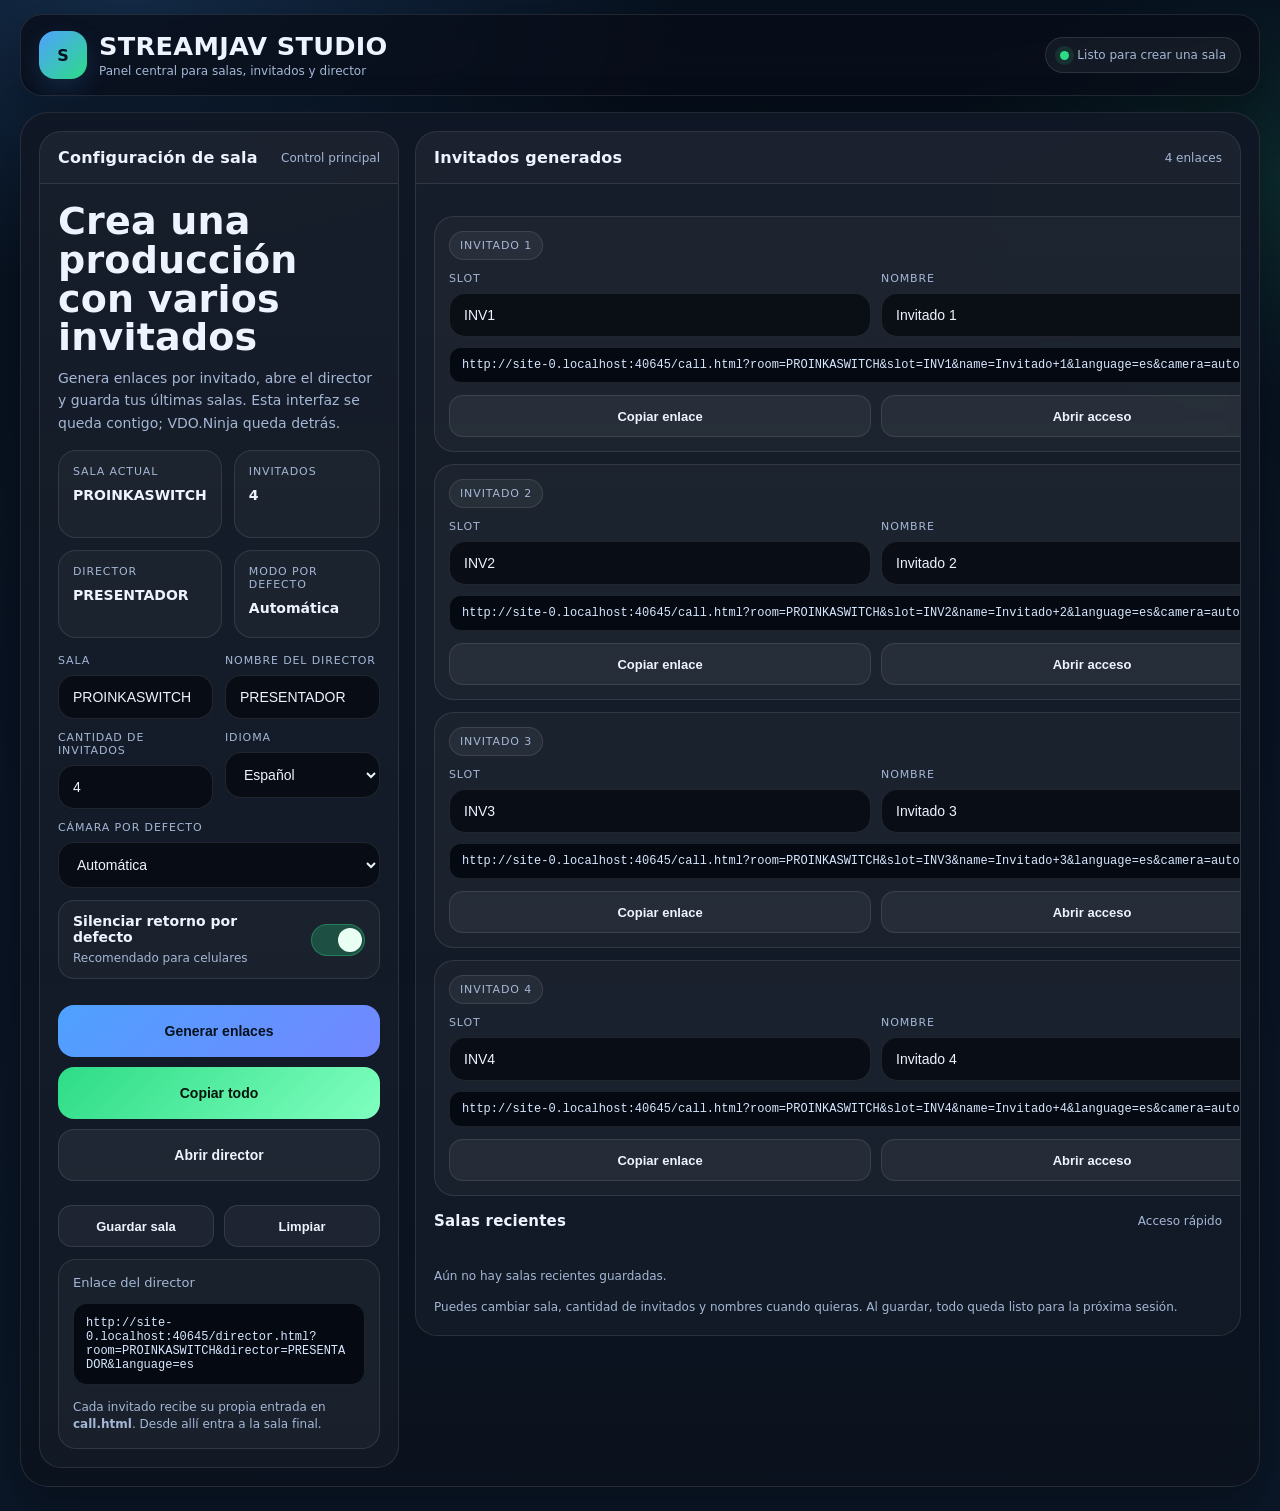
<file: index.html>
<!DOCTYPE html>
<html lang="es">
<head>
  <meta charset="UTF-8" />
  <meta name="viewport" content="width=device-width, initial-scale=1" />
  <title>StreamJav Studio</title>
  <style>
    :root{
      --bg:#07111f;
      --bg2:#0b1728;
      --card:rgba(14,20,34,.86);
      --line:rgba(255,255,255,.10);
      --text:#eef4ff;
      --muted:#a4b7d5;
      --blue:#4ea1ff;
      --green:#2ddc86;
      --amber:#ffbf47;
      --shadow:0 18px 50px rgba(0,0,0,.35);
    }
    *{box-sizing:border-box}
    html,body{
      margin:0;
      min-height:100%;
      color:var(--text);
      font-family:Inter,system-ui,-apple-system,Segoe UI,Roboto,Arial,sans-serif;
      background:
        radial-gradient(1000px 520px at 10% 0%, rgba(78,161,255,.18), transparent 55%),
        radial-gradient(700px 420px at 100% 12%, rgba(45,220,134,.12), transparent 50%),
        linear-gradient(180deg, var(--bg), var(--bg2));
    }
    .app{
      width:min(1240px, calc(100% - 20px));
      margin:0 auto;
      padding:14px 0 24px;
      padding-top:calc(14px + env(safe-area-inset-top));
      padding-bottom:calc(24px + env(safe-area-inset-bottom));
    }
    .topbar{
      display:flex;
      align-items:center;
      justify-content:space-between;
      gap:12px;
      padding:16px 18px;
      border:1px solid var(--line);
      border-radius:22px;
      background:rgba(8,13,23,.75);
      backdrop-filter:blur(14px);
      box-shadow:var(--shadow);
    }
    .brand{display:flex;align-items:center;gap:12px;min-width:0}
    .logo{
      width:48px;height:48px;border-radius:16px;
      display:grid;place-items:center;
      background:linear-gradient(135deg, var(--blue), var(--green));
      color:#03111d;font-weight:900;flex:0 0 auto;
      box-shadow:0 10px 24px rgba(78,161,255,.15);
    }
    .brand h1{margin:0;font-size:clamp(18px,2vw,26px);line-height:1.1;letter-spacing:.3px}
    .brand p{margin:4px 0 0;color:var(--muted);font-size:12px;white-space:nowrap;overflow:hidden;text-overflow:ellipsis}
    .status{
      padding:10px 14px;border-radius:999px;background:rgba(255,255,255,.05);
      border:1px solid var(--line);color:var(--muted);font-size:12px;
      display:inline-flex;align-items:center;gap:8px;white-space:nowrap
    }
    .dot{width:9px;height:9px;border-radius:50%;background:var(--green);box-shadow:0 0 0 5px rgba(45,220,134,.12)}
    .hero{
      margin-top:16px;
      padding:18px;
      border:1px solid var(--line);
      border-radius:28px;
      background:linear-gradient(180deg, rgba(16,23,37,.96), rgba(11,18,30,.90));
      box-shadow:var(--shadow);
      backdrop-filter:blur(16px);
    }
    .grid{
      display:grid;
      grid-template-columns: 360px 1fr;
      gap:16px;
      align-items:start;
    }
    .panel{
      border:1px solid var(--line);
      border-radius:22px;
      background:rgba(255,255,255,.03);
      overflow:hidden;
    }
    .panel-head{
      padding:16px 18px;
      border-bottom:1px solid var(--line);
      display:flex;justify-content:space-between;align-items:center;gap:12px;
      background:rgba(255,255,255,.02);
    }
    .panel-head h2{margin:0;font-size:16px;letter-spacing:.2px}
    .panel-head span{color:var(--muted);font-size:12px}
    .panel-body{padding:18px}
    .title{margin:0 0 10px;font-size:clamp(24px,3vw,38px);line-height:1.02;letter-spacing:.2px}
    .subtitle{margin:0;color:var(--muted);line-height:1.6;font-size:14px}
    .stats{
      display:grid;
      grid-template-columns:repeat(2,1fr);
      gap:12px;
      margin-top:16px;
    }
    .stat{
      padding:14px;
      border-radius:18px;
      border:1px solid var(--line);
      background:rgba(255,255,255,.03);
      min-height:88px;
    }
    .stat .k{color:var(--muted);font-size:11px;text-transform:uppercase;letter-spacing:.08em;margin-bottom:8px}
    .stat .v{font-size:14px;font-weight:800;line-height:1.4}
    .form{display:grid;gap:12px}
    .row{display:grid;grid-template-columns:1fr 1fr;gap:12px}
    .field{display:flex;flex-direction:column;gap:8px}
    label{color:var(--muted);font-size:11px;text-transform:uppercase;letter-spacing:.08em}
    input,select,textarea{
      width:100%;
      background:rgba(7,11,18,.86);
      color:var(--text);
      border:1px solid var(--line);
      border-radius:16px;
      padding:13px 14px;
      outline:none;
      font-size:14px;
    }
    input:focus,select:focus,textarea:focus{
      border-color:rgba(78,161,255,.75);
      box-shadow:0 0 0 4px rgba(78,161,255,.10);
    }
    .toggle{
      display:flex;
      align-items:center;
      justify-content:space-between;
      gap:12px;
      padding:12px 14px;
      border:1px solid var(--line);
      border-radius:16px;
      background:rgba(255,255,255,.03);
    }
    .toggle strong{display:block;margin-bottom:2px;font-size:14px}
    .toggle small{color:var(--muted);font-size:12px}
    .switch{
      width:54px;height:32px;border-radius:999px;background:rgba(255,255,255,.10);
      position:relative;border:1px solid var(--line);cursor:pointer;flex:0 0 auto;transition:.2s ease;
    }
    .switch::after{
      content:"";position:absolute;top:3px;left:3px;width:24px;height:24px;border-radius:50%;
      background:white;transition:.2s ease;
    }
    .switch.on{background:rgba(45,220,134,.24);border-color:rgba(45,220,134,.35)}
    .switch.on::after{left:26px;background:#eafff4}
    .buttons{
      display:flex;flex-wrap:wrap;gap:10px;margin-top:14px
    }
    .btn{
      border:0;border-radius:16px;min-height:52px;padding:13px 16px;
      font-weight:800;font-size:14px;cursor:pointer;flex:1 1 180px;
      display:inline-flex;align-items:center;justify-content:center;gap:8px;
      transition:transform .15s ease, opacity .15s ease;
    }
    .btn:active{transform:translateY(1px)}
    .btn-blue{background:linear-gradient(135deg,var(--blue),#7287ff);color:#05111d}
    .btn-green{background:linear-gradient(135deg,var(--green),#80ffbf);color:#05130a}
    .btn-dark{background:rgba(255,255,255,.06);color:var(--text);border:1px solid var(--line)}
    .toolbar{display:flex;flex-wrap:wrap;gap:10px;margin-top:12px}
    .mini{
      border:1px solid var(--line);
      background:rgba(255,255,255,.05);
      color:var(--text);
      border-radius:14px;
      min-height:42px;
      padding:10px 12px;
      font-size:13px;
      font-weight:800;
      cursor:pointer;
      flex:1 1 120px;
    }
    .summary{
      margin-top:12px;
      padding:14px;
      border-radius:18px;
      border:1px solid var(--line);
      background:rgba(255,255,255,.03);
    }
    .summary .line{font-size:13px;color:var(--muted);line-height:1.45}
    .summary code{
      display:block;
      margin-top:10px;
      padding:12px;
      border-radius:14px;
      background:#050a12;
      border:1px solid var(--line);
      color:#d7e7ff;
      overflow:auto;
      white-space:pre-wrap;
      word-break:break-word;
      font-size:12px;
    }
    .list{display:grid;gap:12px;margin-top:14px}
    .guest-card{
      border:1px solid var(--line);
      border-radius:20px;
      background:rgba(255,255,255,.03);
      padding:14px;
    }
    .guest-top{
      display:flex;
      align-items:center;
      justify-content:space-between;
      gap:10px;
      margin-bottom:12px;
    }
    .badge{
      display:inline-flex;
      align-items:center;
      gap:6px;
      padding:7px 10px;
      border-radius:999px;
      background:rgba(255,255,255,.05);
      border:1px solid var(--line);
      color:var(--muted);
      font-size:11px;
      text-transform:uppercase;
      letter-spacing:.08em;
      white-space:nowrap;
    }
    .guest-grid{display:grid;grid-template-columns:1fr 1fr;gap:10px}
    .guest-link{
      display:flex;
      align-items:center;
      gap:8px;
      margin-top:10px;
      font-size:12px;
      color:var(--muted);
      word-break:break-word;
    }
    .guest-link code{
      display:block;
      padding:10px 12px;
      border-radius:12px;
      background:#050a12;
      border:1px solid var(--line);
      color:#d7e7ff;
      width:100%;
      overflow:auto;
      white-space:nowrap;
    }
    .recent{margin-top:14px;display:flex;flex-wrap:wrap;gap:10px}
    .chip{
      border:1px solid var(--line);
      background:rgba(255,255,255,.04);
      color:var(--text);
      padding:10px 12px;
      border-radius:999px;
      font-weight:700;
      cursor:pointer;
      font-size:12px;
    }
    .footer-note{margin-top:14px;color:var(--muted);font-size:12px;line-height:1.45}
    @media (max-width: 1100px){ .grid{grid-template-columns:1fr} }
    @media (max-width: 760px){
      .topbar{flex-direction:column;align-items:flex-start}
      .status{width:100%;justify-content:center}
      .row,.stats,.guest-grid{grid-template-columns:1fr}
      .btn,.mini{flex-basis:100%}
    }
  </style>
</head>
<body>
  <div class="app">
    <div class="topbar">
      <div class="brand">
        <div class="logo">S</div>
        <div style="min-width:0">
          <h1>STREAMJAV STUDIO</h1>
          <p>Panel central para salas, invitados y director</p>
        </div>
      </div>
      <div class="status"><span class="dot" id="stateDot"></span><span id="stateText">Listo para crear una sala</span></div>
    </div>

    <section class="hero">
      <div class="grid">
        <div class="panel">
          <div class="panel-head">
            <h2>Configuración de sala</h2>
            <span>Control principal</span>
          </div>
          <div class="panel-body">
            <h2 class="title">Crea una producción con varios invitados</h2>
            <p class="subtitle">
              Genera enlaces por invitado, abre el director y guarda tus últimas salas.
              Esta interfaz se queda contigo; VDO.Ninja queda detrás.
            </p>

            <div class="stats">
              <div class="stat"><div class="k">Sala actual</div><div class="v" id="roomPreview">PROINKASWITCH</div></div>
              <div class="stat"><div class="k">Invitados</div><div class="v" id="guestCountPreview">4</div></div>
              <div class="stat"><div class="k">Director</div><div class="v" id="directorPreview">PRESENTADOR</div></div>
              <div class="stat"><div class="k">Modo por defecto</div><div class="v" id="cameraPreview">Automática</div></div>
            </div>

            <div class="form" style="margin-top:16px;">
              <div class="row">
                <div class="field">
                  <label for="room">Sala</label>
                  <input id="room" placeholder="PROINKASWITCH" />
                </div>
                <div class="field">
                  <label for="directorName">Nombre del director</label>
                  <input id="directorName" placeholder="Presentador" />
                </div>
              </div>

              <div class="row">
                <div class="field">
                  <label for="guestCount">Cantidad de invitados</label>
                  <input id="guestCount" type="number" min="1" max="12" value="4" />
                </div>
                <div class="field">
                  <label for="language">Idioma</label>
                  <select id="language">
                    <option value="es">Español</option>
                    <option value="en">English</option>
                    <option value="pt">Português</option>
                  </select>
                </div>
              </div>

              <div class="field">
                <label for="cameraMode">Cámara por defecto</label>
                <select id="cameraMode">
                  <option value="auto">Automática</option>
                  <option value="front">Frontal</option>
                  <option value="back">Trasera</option>
                </select>
              </div>

              <div class="toggle">
                <div>
                  <strong>Silenciar retorno por defecto</strong>
                  <small>Recomendado para celulares</small>
                </div>
                <div id="muteSwitch" class="switch on" role="switch" aria-checked="true" tabindex="0"></div>
              </div>

              <div class="buttons">
                <button class="btn btn-blue" id="generateBtn">Generar enlaces</button>
                <button class="btn btn-green" id="copyAllBtn">Copiar todo</button>
                <button class="btn btn-dark" id="openDirectorBtn">Abrir director</button>
              </div>

              <div class="toolbar">
                <button class="mini" id="saveRoomBtn">Guardar sala</button>
                <button class="mini" id="resetBtn">Limpiar</button>
              </div>
            </div>

            <div class="summary">
              <div class="line">Enlace del director</div>
              <code id="directorLinkBox">—</code>
              <div class="footer-note">
                Cada invitado recibe su propia entrada en <b>call.html</b>. Desde allí entra a la sala final.
              </div>
            </div>
          </div>
        </div>

        <div class="panel">
          <div class="panel-head">
            <h2>Invitados generados</h2>
            <span id="guestListCount">0 enlaces</span>
          </div>
          <div class="panel-body">
            <div id="guestList" class="list"></div>

            <div style="margin-top:16px;">
              <div class="panel-head" style="padding:0 0 10px;border:0;background:transparent;">
                <h2 style="font-size:15px;margin:0;">Salas recientes</h2>
                <span>Acceso rápido</span>
              </div>
              <div id="recentRooms" class="recent"></div>
            </div>

            <div class="footer-note">
              Puedes cambiar sala, cantidad de invitados y nombres cuando quieras. Al guardar, todo queda listo para la próxima sesión.
            </div>
          </div>
        </div>
      </div>
    </section>
  </div>

  <script>
    const STORAGE_KEY = "streamjav_hub_v2";
    const $ = (id) => document.getElementById(id);
    const CALL_PAGE = new URL("call.html", window.location.href).href;
    const DIRECTOR_PAGE = new URL("director.html", window.location.href).href;

    const defaultState = () => ({
      room: "PROINKASWITCH",
      directorName: "PRESENTADOR",
      guestCount: 4,
      language: "es",
      cameraMode: "auto",
      mute: true,
      guests: Array.from({ length: 4 }, (_, i) => ({
        slot: `INV${i + 1}`,
        name: `Invitado ${i + 1}`
      })),
      recentRooms: []
    });

    let state = loadState();

    function clampCount(n){
      const value = Number.parseInt(n, 10);
      if (Number.isNaN(value)) return 1;
      return Math.max(1, Math.min(12, value));
    }

    function normalizeGuests(list, count){
      const out = [];
      for (let i = 0; i < count; i++){
        const existing = list[i] || {};
        out.push({
          slot: String(existing.slot || `INV${i + 1}`).trim() || `INV${i + 1}`,
          name: String(existing.name || `Invitado ${i + 1}`).trim() || `Invitado ${i + 1}`
        });
      }
      return out;
    }

    function loadState(){
      try{
        const raw = localStorage.getItem(STORAGE_KEY);
        if (!raw) return defaultState();
        const saved = JSON.parse(raw);
        const base = defaultState();

        const merged = {
          ...base,
          ...saved,
          guests: Array.isArray(saved.guests) && saved.guests.length ? saved.guests : base.guests,
          recentRooms: Array.isArray(saved.recentRooms) ? saved.recentRooms : []
        };

        merged.guestCount = clampCount(merged.guestCount || merged.guests.length || 1);
        merged.guests = normalizeGuests(merged.guests, merged.guestCount);
        return merged;
      } catch {
        return defaultState();
      }
    }

    function saveState(){
      localStorage.setItem(STORAGE_KEY, JSON.stringify(state));
    }

    function buildGuestUrl(slot, name){
      const url = new URL(CALL_PAGE);
      url.searchParams.set("room", state.room || "PROINKASWITCH");
      url.searchParams.set("slot", slot || "INV1");
      url.searchParams.set("name", name || slot || "Invitado");
      url.searchParams.set("language", state.language || "es");
      if (state.cameraMode) url.searchParams.set("camera", state.cameraMode);
      if (state.mute) url.searchParams.set("mute", "1");
      return url.toString();
    }

    function buildDirectorUrl(){
      const url = new URL(DIRECTOR_PAGE);
      url.searchParams.set("room", state.room || "PROINKASWITCH");
      url.searchParams.set("director", state.directorName || "PRESENTADOR");
      url.searchParams.set("language", state.language || "es");
      return url.toString();
    }

    function updatePreview(){
      $("roomPreview").textContent = state.room || "PROINKASWITCH";
      $("guestCountPreview").textContent = String(state.guestCount);
      $("directorPreview").textContent = state.directorName || "PRESENTADOR";
      $("cameraPreview").textContent =
        state.cameraMode === "front" ? "Frontal" :
        state.cameraMode === "back" ? "Trasera" : "Automática";
      $("guestListCount").textContent = `${state.guestCount} enlace${state.guestCount === 1 ? "" : "s"}`;
      $("directorLinkBox").textContent = buildDirectorUrl();
    }

    function setSwitch(on){
      state.mute = on;
      $("muteSwitch").classList.toggle("on", on);
      $("muteSwitch").setAttribute("aria-checked", on ? "true" : "false");
      updatePreview();
      saveState();
    }

    function syncInputs(){
      $("room").value = state.room;
      $("directorName").value = state.directorName;
      $("guestCount").value = state.guestCount;
      $("language").value = state.language;
      $("cameraMode").value = state.cameraMode;
      setSwitch(Boolean(state.mute));
    }

    function escapeHtml(value){
      return String(value ?? "")
        .replaceAll("&", "&amp;")
        .replaceAll("<", "&lt;")
        .replaceAll(">", "&gt;")
        .replaceAll('"', "&quot;")
        .replaceAll("'", "&#39;");
    }

    function escapeAttr(value){
      return String(value ?? "").replaceAll('"', "&quot;");
    }

    async function copyText(text){
      try{
        await navigator.clipboard.writeText(text);
      } catch {
        const ta = document.createElement("textarea");
        ta.value = text;
        document.body.appendChild(ta);
        ta.select();
        document.execCommand("copy");
        ta.remove();
      }
    }

    function toast(message){
      $("stateText").textContent = message;
      $("stateDot").style.background = "var(--green)";
      setTimeout(() => {
        $("stateText").textContent = "Listo para crear una sala";
        $("stateDot").style.background = "var(--green)";
      }, 1400);
    }

    function renderGuests(){
      const container = $("guestList");
      container.innerHTML = "";

      state.guests.forEach((guest, idx) => {
        const card = document.createElement("div");
        card.className = "guest-card";
        const guestUrl = buildGuestUrl(guest.slot, guest.name);

        card.innerHTML = `
          <div class="guest-top">
            <div class="badge">Invitado ${idx + 1}</div>
            <div class="badge">${escapeHtml(guest.slot)}</div>
          </div>

          <div class="guest-grid">
            <div class="field">
              <label>Slot</label>
              <input data-index="${idx}" data-field="slot" value="${escapeAttr(guest.slot)}" />
            </div>
            <div class="field">
              <label>Nombre</label>
              <input data-index="${idx}" data-field="name" value="${escapeAttr(guest.name)}" />
            </div>
          </div>

          <div class="guest-link">
            <code>${escapeHtml(guestUrl)}</code>
          </div>

          <div class="toolbar">
            <button class="mini" data-action="copy" data-index="${idx}">Copiar enlace</button>
            <button class="mini" data-action="open" data-index="${idx}">Abrir acceso</button>
          </div>
        `;

        container.appendChild(card);
      });

      container.querySelectorAll("input[data-field]").forEach(input => {
        input.addEventListener("input", e => {
          const index = Number(e.target.dataset.index);
          const field = e.target.dataset.field;
          state.guests[index][field] = e.target.value;
          updatePreview();
          saveState();
          renderGuests();
        });
      });

      container.querySelectorAll("button[data-action]").forEach(btn => {
        btn.addEventListener("click", async () => {
          const index = Number(btn.dataset.index);
          const guest = state.guests[index];
          const url = buildGuestUrl(guest.slot, guest.name);

          if (btn.dataset.action === "copy") {
            await copyText(url);
            toast("Enlace del invitado copiado");
          } else {
            window.open(url, "_blank", "noopener,noreferrer");
          }
        });
      });
    }

    function renderRecentRooms(){
      const recent = $("recentRooms");
      recent.innerHTML = "";

      const rooms = state.recentRooms.slice(0, 8);
      if (!rooms.length){
        recent.innerHTML = `<div class="footer-note">Aún no hay salas recientes guardadas.</div>`;
        return;
      }

      rooms.forEach(room => {
        const chip = document.createElement("button");
        chip.className = "chip";
        chip.textContent = room;
        chip.onclick = () => {
          state.room = room;
          refreshFromState();
          toast(`Sala cargada: ${room}`);
        };
        recent.appendChild(chip);
      });
    }

    function refreshFromState(){
      state.guestCount = clampCount(state.guestCount);
      state.guests = normalizeGuests(state.guests, state.guestCount);
      syncInputs();
      updatePreview();
      renderGuests();
      renderRecentRooms();
      saveState();
    }

    $("room").addEventListener("input", () => {
      state.room = $("room").value.trim() || "PROINKASWITCH";
      updatePreview();
      renderGuests();
      renderRecentRooms();
      saveState();
    });

    $("directorName").addEventListener("input", () => {
      state.directorName = $("directorName").value.trim() || "PRESENTADOR";
      updatePreview();
      saveState();
    });

    $("guestCount").addEventListener("input", () => {
      state.guestCount = clampCount($("guestCount").value);
      state.guests = normalizeGuests(state.guests, state.guestCount);
      refreshFromState();
    });

    $("language").addEventListener("change", () => {
      state.language = $("language").value;
      updatePreview();
      renderGuests();
      saveState();
    });

    $("cameraMode").addEventListener("change", () => {
      state.cameraMode = $("cameraMode").value;
      updatePreview();
      renderGuests();
      saveState();
    });

    $("muteSwitch").addEventListener("click", () => setSwitch(!state.mute));
    $("muteSwitch").addEventListener("keydown", e => {
      if (e.key === "Enter" || e.key === " ") {
        e.preventDefault();
        setSwitch(!state.mute);
      }
    });

    $("generateBtn").addEventListener("click", () => {
      state.guests = normalizeGuests(state.guests, state.guestCount);
      refreshFromState();
      toast("Enlaces actualizados");
    });

    $("copyAllBtn").addEventListener("click", async () => {
      const lines = [
        `Sala: ${state.room}`,
        `Director: ${state.directorName}`,
        `Director link: ${buildDirectorUrl()}`,
        "",
        ...state.guests.map((guest, idx) => `Invitado ${idx + 1} (${guest.slot} - ${guest.name}): ${buildGuestUrl(guest.slot, guest.name)}`)
      ].join("\n");
      await copyText(lines);
      toast("Todo copiado al portapapeles");
    });

    $("openDirectorBtn").addEventListener("click", () => {
      window.open(buildDirectorUrl(), "_blank", "noopener,noreferrer");
    });

    $("saveRoomBtn").addEventListener("click", () => {
      const room = (state.room || "").trim();
      if (!room) return;
      state.recentRooms = [room, ...state.recentRooms.filter(r => r !== room)].slice(0, 8);
      saveState();
      renderRecentRooms();
      toast("Sala guardada");
    });

    $("resetBtn").addEventListener("click", () => {
      if (!confirm("¿Limpiar la configuración actual?")) return;
      state = defaultState();
      saveState();
      syncInputs();
      refreshFromState();
      toast("Configuración reiniciada");
    });

    function init(){
      state.room = state.room || "PROINKASWITCH";
      state.directorName = state.directorName || "PRESENTADOR";
      state.guestCount = clampCount(state.guestCount || 4);
      state.language = state.language || "es";
      state.cameraMode = state.cameraMode || "auto";
      state.mute = Boolean(state.mute);
      state.guests = normalizeGuests(state.guests || [], state.guestCount);
      state.recentRooms = Array.isArray(state.recentRooms) ? state.recentRooms : [];

      syncInputs();
      refreshFromState();
      $("stateText").textContent = "Listo para crear una sala";
      $("stateDot").style.background = "var(--green)";
    }

    init();
  </script>
</body>
</html>
</file>
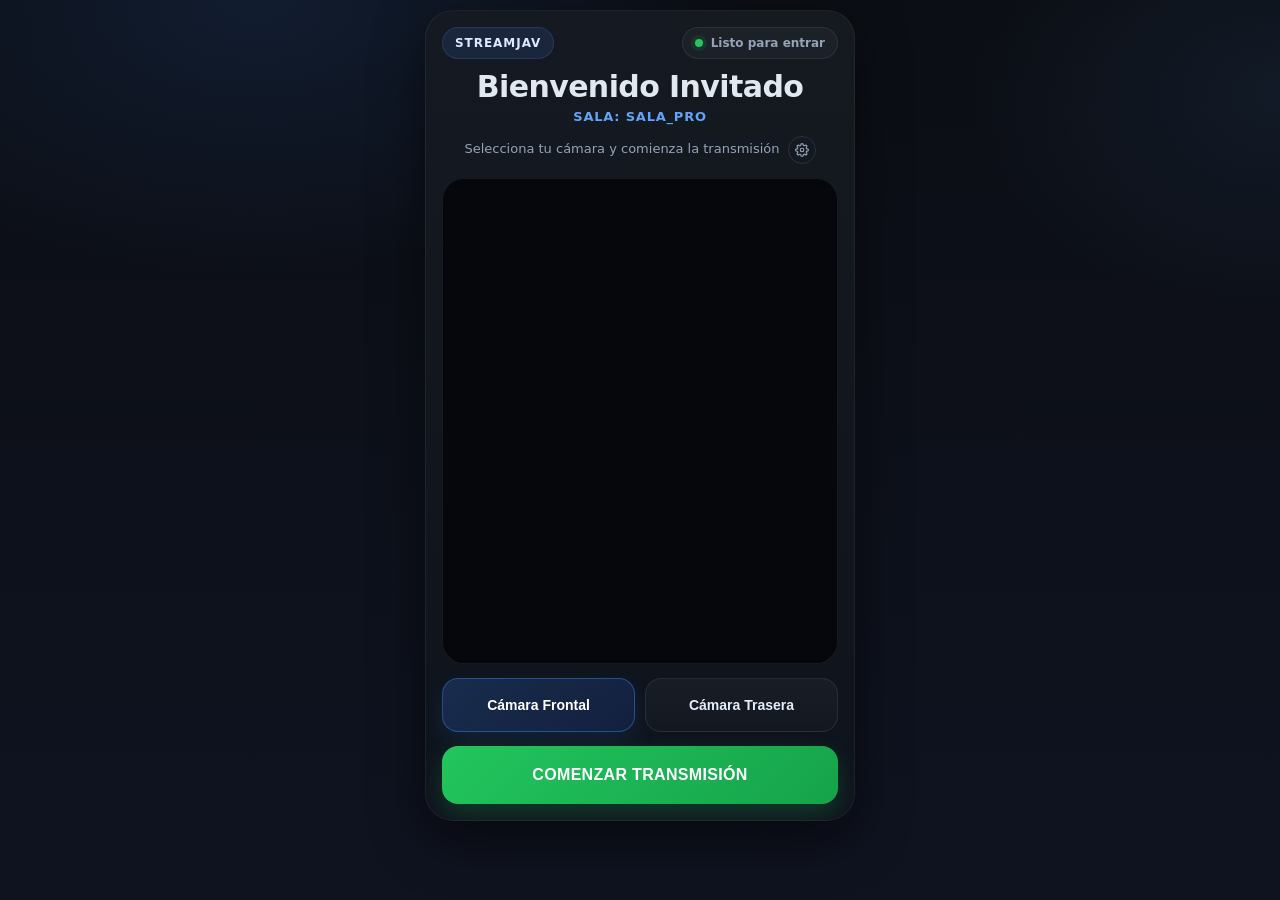
<file: call.html>
<!DOCTYPE html>
<html lang="es">
<head>
    <meta charset="UTF-8">
    <meta name="viewport" content="width=device-width, initial-scale=1.0, maximum-scale=1.0, user-scalable=no, viewport-fit=cover">
    <meta name="theme-color" content="#0b0e14">
    <title>StreamJav | Conexión de Invitado</title>
    <style>
        :root {
            --bg: #0b0e14;
            --bg2: #0f1320;
            --card: #161b22;
            --card-2: #0f141c;
            --accent: #3b82f6;
            --accent-2: #2563eb;
            --green: #22c55e;
            --green-2: #16a34a;
            --text: #e2e8f0;
            --text-muted: #94a3b8;
            --line: rgba(255, 255, 255, 0.08);
            --shadow: 0 20px 50px rgba(0, 0, 0, 0.50);
            --radius: 24px;
        }

        * {
            box-sizing: border-box;
            -webkit-tap-highlight-color: transparent;
        }

        html, body {
            margin: 0;
            padding: 0;
            min-height: 100%;
            font-family: 'Segoe UI', system-ui, -apple-system, sans-serif;
            background:
                radial-gradient(900px 500px at 20% 0%, rgba(59, 130, 246, 0.12), transparent 55%),
                radial-gradient(700px 500px at 100% 10%, rgba(96, 165, 250, 0.08), transparent 45%),
                linear-gradient(180deg, var(--bg), var(--bg2));
            color: var(--text);
            overflow-x: hidden;
            touch-action: manipulation;
        }

        body {
            display: flex;
            justify-content: center;
            align-items: flex-start;
            min-height: 100svh;
            padding: calc(10px + env(safe-area-inset-top)) 10px calc(14px + env(safe-area-inset-bottom));
        }

        .main-container {
            width: min(100%, 430px);
            background: linear-gradient(180deg, rgba(22, 27, 34, 0.96), rgba(15, 20, 28, 0.96));
            border: 1px solid rgba(255, 255, 255, 0.06);
            border-radius: 28px;
            box-shadow: var(--shadow);
            padding: 16px;
            text-align: center;
            position: relative;
            z-index: 10;
            backdrop-filter: blur(12px);
            overflow: hidden; /* Para contener el modal */
        }

        .top-row {
            display: flex;
            align-items: center;
            justify-content: space-between;
            gap: 10px;
            margin-bottom: 12px;
        }

        .brand-badge {
            display: inline-flex;
            align-items: center;
            gap: 8px;
            padding: 8px 12px;
            border-radius: 999px;
            font-size: 12px;
            font-weight: 800;
            letter-spacing: .08em;
            text-transform: uppercase;
            color: #dbeafe;
            background: rgba(59, 130, 246, 0.12);
            border: 1px solid rgba(59, 130, 246, 0.22);
        }

        .status-pill {
            display: inline-flex;
            align-items: center;
            gap: 8px;
            padding: 8px 12px;
            border-radius: 999px;
            font-size: 12px;
            font-weight: 700;
            color: var(--text-muted);
            background: rgba(255, 255, 255, 0.03);
            border: 1px solid var(--line);
            white-space: nowrap;
        }

        .status-dot {
            width: 8px;
            height: 8px;
            border-radius: 50%;
            background: #22c55e;
            box-shadow: 0 0 0 4px rgba(34, 197, 94, 0.10);
            flex: 0 0 auto;
        }

        h1 {
            font-size: clamp(22px, 5vw, 30px);
            line-height: 1.05;
            margin: 2px 0 6px;
            font-weight: 800;
            letter-spacing: -0.02em;
        }

        .room-label {
            display: block;
            margin-bottom: 12px;
            color: var(--accent-3, #60a5fa);
            font-size: 13px;
            font-weight: 800;
            text-transform: uppercase;
            letter-spacing: .06em;
        }

        /* Modificación: Contenedor para texto y engranaje */
        .subtext-row {
            display: flex;
            align-items: center;
            justify-content: center;
            gap: 8px;
            margin: 0 0 14px;
        }

        .subtext {
            margin: 0;
            color: var(--text-muted);
            font-size: 13px;
            line-height: 1.45;
        }

        .btn-settings {
            background: transparent;
            border: 1px solid rgba(255, 255, 255, 0.1);
            color: var(--text-muted);
            width: 28px;
            height: 28px;
            border-radius: 50%;
            display: flex;
            align-items: center;
            justify-content: center;
            cursor: pointer;
            transition: all 0.2s ease;
            padding: 0;
        }

        .btn-settings:hover {
            background: rgba(255, 255, 255, 0.05);
            color: var(--text);
            border-color: rgba(255, 255, 255, 0.2);
        }

        .preview-box {
            width: 100%;
            aspect-ratio: 4 / 5;
            max-height: 54vh;
            background: #05070c;
            border-radius: 22px;
            margin-bottom: 14px;
            overflow: hidden;
            border: 1px solid rgba(255, 255, 255, 0.08);
            box-shadow: inset 0 0 0 1px rgba(255,255,255,0.02);
        }

        video {
            width: 100%;
            height: 100%;
            object-fit: contain;
            background: #05070c;
            display: block;
        }

        .camera-row {
            display: grid;
            grid-template-columns: 1fr 1fr;
            gap: 10px;
            margin-bottom: 14px;
        }

        .cam-btn {
            min-height: 54px;
            padding: 12px 10px;
            border-radius: 16px;
            border: 1px solid rgba(255,255,255,0.08);
            background: linear-gradient(180deg, rgba(255,255,255,0.04), rgba(255,255,255,0.02));
            color: #e5eefc;
            font-size: 14px;
            font-weight: 800;
            cursor: pointer;
            transition: transform .16s ease, border-color .16s ease, background .16s ease, color .16s ease;
            width: 100%;
        }

        .cam-btn:active {
            transform: translateY(1px);
        }

        .cam-btn.active {
            border-color: rgba(59, 130, 246, 0.45);
            background: linear-gradient(135deg, rgba(59, 130, 246, 0.22), rgba(37, 99, 235, 0.16));
            color: #ffffff;
            box-shadow: 0 10px 24px rgba(59, 130, 246, 0.12);
        }

        .btn-start {
            width: 100%;
            min-height: 58px;
            padding: 16px 18px;
            background: linear-gradient(135deg, var(--green) 0%, var(--green-2) 100%);
            border: none;
            border-radius: 16px;
            color: white;
            font-size: 16px;
            font-weight: 800;
            letter-spacing: .02em;
            cursor: pointer;
            transition: transform .16s ease, filter .16s ease, opacity .16s ease;
            box-shadow: 0 10px 24px rgba(34, 197, 94, 0.22);
        }

        .btn-start:hover {
            filter: brightness(1.02);
        }

        .btn-start:active {
            transform: translateY(1px);
        }

        .btn-start:disabled {
            background: #30363d;
            color: #94a3b8;
            box-shadow: none;
            cursor: not-allowed;
        }

        #vdo-frame {
            position: fixed;
            top: 0;
            left: 0;
            width: 100vw;
            height: 100svh;
            border: none;
            background: #000;
            z-index: 1;
            opacity: 0;
            transition: opacity 0.35s ease;
        }

        /* --- Estilos del Modal de Configuración --- */
        .modal-overlay {
            position: absolute;
            top: 0; left: 0; right: 0; bottom: 0;
            background: rgba(11, 14, 20, 0.95);
            backdrop-filter: blur(8px);
            z-index: 100;
            display: flex;
            flex-direction: column;
            justify-content: center;
            align-items: center;
            padding: 20px;
            opacity: 0;
            pointer-events: none;
            transition: opacity 0.2s ease;
        }

        .modal-overlay.show {
            opacity: 1;
            pointer-events: auto;
        }

        .modal-content {
            background: var(--card);
            border: 1px solid var(--line);
            border-radius: 20px;
            padding: 24px;
            width: 100%;
            text-align: left;
            box-shadow: 0 20px 40px rgba(0,0,0,0.5);
        }

        .modal-header {
            display: flex;
            justify-content: space-between;
            align-items: center;
            margin-bottom: 20px;
        }

        .modal-header h3 {
            margin: 0;
            font-size: 16px;
            font-weight: 800;
            color: var(--text);
        }

        .btn-close-modal {
            background: transparent;
            border: none;
            color: var(--text-muted);
            font-size: 24px;
            line-height: 1;
            cursor: pointer;
            padding: 0;
        }

        .form-group {
            margin-bottom: 16px;
        }

        .form-group label {
            display: block;
            font-size: 11px;
            font-weight: 800;
            text-transform: uppercase;
            color: var(--text-muted);
            margin-bottom: 6px;
            letter-spacing: 0.05em;
        }

        .adv-select {
            width: 100%;
            background: #0b0e14;
            color: var(--text);
            border: 1px solid var(--line);
            padding: 12px;
            border-radius: 12px;
            font-size: 14px;
            outline: none;
            appearance: none;
            background-image: url("data:image/svg+xml;charset=US-ASCII,%3Csvg%20xmlns%3D%22http%3A%2F%2Fwww.w3.org%2F2000%2Fsvg%22%20width%3D%22292.4%22%20height%3D%22292.4%22%3E%3Cpath%20fill%3D%22%2394a3b8%22%20d%3D%22M287%2069.4a17.6%2017.6%200%200%200-13-5.4H18.4c-5%200-9.3%201.8-12.9%205.4A17.6%2017.6%200%200%200%200%2082.2c0%205%201.8%209.3%205.4%2012.9l128%20127.9c3.6%203.6%207.8%205.4%2012.8%205.4s9.2-1.8%2012.8-5.4L287%2095c3.5-3.5%205.4-7.8%205.4-12.8%200-5-1.9-9.2-5.5-12.8z%22%2F%3E%3C%2Fsvg%3E");
            background-repeat: no-repeat, repeat;
            background-position: right .7em top 50%, 0 0;
            background-size: .65em auto, 100%;
        }

        .adv-select:focus {
            border-color: var(--accent);
        }

        .btn-save {
            width: 100%;
            padding: 14px;
            background: linear-gradient(135deg, rgba(59, 130, 246, 0.22), rgba(37, 99, 235, 0.16));
            border: 1px solid rgba(59, 130, 246, 0.45);
            border-radius: 12px;
            color: #ffffff;
            font-weight: 800;
            cursor: pointer;
            margin-top: 8px;
        }

        @media (max-width: 420px) {
            body {
                padding-left: 8px;
                padding-right: 8px;
            }

            .main-container {
                padding: 14px;
                border-radius: 26px;
            }

            .preview-box {
                aspect-ratio: 3 / 4;
                max-height: 50vh;
            }

            .camera-row {
                gap: 8px;
            }

            .cam-btn {
                min-height: 50px;
                font-size: 13px;
            }
        }
    </style>
</head>
<body>

<div class="main-container" id="setup-ui">
    <div class="top-row">
        <div class="brand-badge">STREAMJAV</div>
        <div class="status-pill"><span class="status-dot"></span><span>Listo para entrar</span></div>
    </div>

    <h1 id="user-title">Bienvenido</h1>
    <span class="room-label" id="room-name">SALA: VIDEOLLAMADA</span>
    
    <div class="subtext-row">
        <p class="subtext">Selecciona tu cámara y comienza la transmisión</p>
        <button class="btn-settings" onclick="toggleConfig()" title="Configuración Avanzada">
            <svg width="14" height="14" viewBox="0 0 24 24" fill="none" stroke="currentColor" stroke-width="2" stroke-linecap="round" stroke-linejoin="round">
                <circle cx="12" cy="12" r="3"></circle>
                <path d="M19.4 15a1.65 1.65 0 0 0 .33 1.82l.06.06a2 2 0 0 1 0 2.83 2 2 0 0 1-2.83 0l-.06-.06a1.65 1.65 0 0 0-1.82-.33 1.65 1.65 0 0 0-1 1.51V21a2 2 0 0 1-2 2 2 2 0 0 1-2-2v-.09A1.65 1.65 0 0 0 9 19.4a1.65 1.65 0 0 0-1.82.33l-.06.06a2 2 0 0 1-2.83 0 2 2 0 0 1 0-2.83l.06-.06a1.65 1.65 0 0 0 .33-1.82 1.65 1.65 0 0 0-1.51-1H3a2 2 0 0 1-2-2 2 2 0 0 1 2-2h.09A1.65 1.65 0 0 0 4.6 9a1.65 1.65 0 0 0-.33-1.82l-.06-.06a2 2 0 0 1 0-2.83 2 2 0 0 1 2.83 0l.06.06a1.65 1.65 0 0 0 1.82.33H9a1.65 1.65 0 0 0 1-1.51V3a2 2 0 0 1 2-2 2 2 0 0 1 2 2v.09a1.65 1.65 0 0 0 1 1.51 1.65 1.65 0 0 0 1.82-.33l.06-.06a2 2 0 0 1 2.83 0 2 2 0 0 1 0 2.83l-.06.06a1.65 1.65 0 0 0-.33 1.82V9a1.65 1.65 0 0 0 1.51 1H21a2 2 0 0 1 2 2 2 2 0 0 1-2 2h-.09a1.65 1.65 0 0 0-1.51 1z"></path>
            </svg>
        </button>
    </div>

    <div class="preview-box">
        <video id="local-preview" autoplay muted playsinline></video>
    </div>

    <div class="camera-row">
        <button type="button" class="cam-btn active" id="btn-front" onclick="seleccionarCamara('front')">Cámara Frontal</button>
        <button type="button" class="cam-btn" id="btn-back" onclick="seleccionarCamara('back')">Cámara Trasera</button>
    </div>

    <button class="btn-start" id="btn-start" onclick="iniciarStream()">COMENZAR TRANSMISIÓN</button>

    <div id="modal-config" class="modal-overlay">
        <div class="modal-content">
            <div class="modal-header">
                <h3>Configuración Avanzada</h3>
                <button class="btn-close-modal" onclick="toggleConfig()">&times;</button>
            </div>
            
            <div class="form-group">
                <label>Dispositivo de Video</label>
                <select id="cam-select" class="adv-select"></select>
            </div>
            
            <div class="form-group">
                <label>Dispositivo de Audio (Mic)</label>
                <select id="mic-select" class="adv-select"></select>
            </div>
            
            <div class="form-group">
                <label>Salida de Audio (Altavoz)</label>
                <select id="speaker-select" class="adv-select"></select>
            </div>

            <button class="btn-save" onclick="toggleConfig()">Aceptar y Cerrar</button>
        </div>
    </div>
</div>

<iframe id="vdo-frame" allow="camera *; microphone *; autoplay *; display-capture *; fullscreen" referrerpolicy="no-referrer"></iframe>

<script>
    const urlParams = new URLSearchParams(window.location.search);
    const room = urlParams.get('room') || 'SALA_PRO';
    const push = urlParams.get('push') || 'ID_INVITADO';
    const name = urlParams.get('name') || 'Invitado';

    document.getElementById('user-title').innerText = `Bienvenido ${name}`;
    document.getElementById('room-name').innerText = `SALA: ${room}`;

    // Selectores ahora están en el HTML dentro del modal
    const camSelect = document.getElementById('cam-select');
    const micSelect = document.getElementById('mic-select');
    const speakerSelect = document.getElementById('speaker-select');

    const preview = document.getElementById('local-preview');
    const btnStart = document.getElementById('btn-start');
    const btnFront = document.getElementById('btn-front');
    const btnBack = document.getElementById('btn-back');
    let currentStream = null;
    let cameraMode = 'front';

    // Función para abrir/cerrar el modal
    function toggleConfig() {
        const modal = document.getElementById('modal-config');
        modal.classList.toggle('show');
    }

    function traducirNombre(label, index) {
        const cleanLabel = (label || '').trim();
        const l = cleanLabel.toLowerCase();

        // Conserva el nombre real del dispositivo cuando el navegador ya lo entrega.
        // Solo cae a un nombre genérico cuando el label viene vacío.
        if (cleanLabel) {
            if (l.includes('back') || l.includes('trasera') || l.includes('environment')) return `Cámara Trasera - ${cleanLabel}`;
            if (l.includes('front') || l.includes('frontal') || l.includes('user')) return `Cámara Frontal - ${cleanLabel}`;
            return cleanLabel;
        }

        return `Cámara ${index + 1}`;
    }

    async function cargarDispositivos() {
        try {
            // Pedimos permiso inicial para acceder a los labels de todos los dispositivos
            const temp = await navigator.mediaDevices.getUserMedia({ video: true, audio: true });
            temp.getTracks().forEach(t => t.stop());

            const devices = await navigator.mediaDevices.enumerateDevices();
            const videoDevices = devices.filter(d => d.kind === 'videoinput');
            const audioInDevices = devices.filter(d => d.kind === 'audioinput');
            const audioOutDevices = devices.filter(d => d.kind === 'audiooutput');

            // Cargar Cámaras
            camSelect.innerHTML = '';
            videoDevices.forEach((device, index) => {
                const option = document.createElement('option');
                option.value = device.deviceId;
                option.text = traducirNombre(device.label, index);
                camSelect.appendChild(option);
            });

            // Cargar Micrófonos
            micSelect.innerHTML = '';
            audioInDevices.forEach((device, index) => {
                const option = document.createElement('option');
                option.value = device.deviceId;
                option.text = device.label || `Micrófono ${index + 1}`;
                micSelect.appendChild(option);
            });

            // Cargar Altavoces
            speakerSelect.innerHTML = '';
            if(audioOutDevices.length === 0) {
                const option = document.createElement('option');
                option.text = "Predeterminado del sistema";
                speakerSelect.appendChild(option);
                speakerSelect.disabled = true;
            } else {
                audioOutDevices.forEach((device, index) => {
                    const option = document.createElement('option');
                    option.value = device.deviceId;
                    option.text = device.label || `Altavoz ${index + 1}`;
                    speakerSelect.appendChild(option);
                });
            }

            if (camSelect.options.length > 0) {
                seleccionarCamara('front');
            } else {
                actualizarPreview();
            }
        } catch (e) {
            alert("Acceso a cámara o micrófono denegado.");
        }
    }

    async function actualizarPreview() {
        if (currentStream) {
            currentStream.getTracks().forEach(t => t.stop());
        }
        try {
            const constraints = {
                video: camSelect.value ? { deviceId: { exact: camSelect.value } } : true,
                audio: micSelect.value ? { deviceId: { exact: micSelect.value } } : true
            };
            
            currentStream = await navigator.mediaDevices.getUserMedia(constraints);
            preview.srcObject = currentStream;

            // Aplicar salida de audio si es compatible
            if (speakerSelect.value && typeof preview.setSinkId !== 'undefined') {
                await preview.setSinkId(speakerSelect.value);
            }
        } catch (e) {
            currentStream = await navigator.mediaDevices.getUserMedia({ video: true, audio: true });
            preview.srcObject = currentStream;
        }
    }

    // Actualizar preview si el usuario cambia algo en configuración avanzada
    camSelect.onchange = actualizarPreview;
    micSelect.onchange = actualizarPreview;
    speakerSelect.onchange = async () => {
        if (speakerSelect.value && typeof preview.setSinkId !== 'undefined') {
            try { await preview.setSinkId(speakerSelect.value); } catch(e) { console.error(e); }
        }
    };

    function seleccionarCamara(tipo) {
        cameraMode = tipo;
        btnFront.classList.toggle('active', tipo === 'front');
        btnBack.classList.toggle('active', tipo === 'back');

        const txts = Array.from(camSelect.options).map(opt => opt.text.toLowerCase());
        let idx = -1;

        if (tipo === 'front') {
            idx = txts.findIndex(t => t.includes('frontal') || t.includes('front') || t.includes('user'));
        } else if (tipo === 'back') {
            idx = txts.findIndex(t => t.includes('trasera') || t.includes('back') || t.includes('environment'));
        }

        if (idx >= 0) {
            camSelect.selectedIndex = idx;
            actualizarPreview();
        } else if (camSelect.options.length > 0) {
            camSelect.selectedIndex = 0;
            actualizarPreview();
        }
    }

    function iniciarStream() {
        let facing = "front";
        const txt = (camSelect.options[camSelect.selectedIndex] && camSelect.options[camSelect.selectedIndex].text || '').toLowerCase();
        if (txt.includes('trasera')) facing = "back";

        if (currentStream) {
            currentStream.getTracks().forEach(t => t.stop());
            preview.srcObject = null;
        }

        btnStart.innerText = "CONECTANDO...";
        btnStart.disabled = true;

        // Añadimos los parámetros avanzados de video, audio y salida a la URL de VDO Ninja
        let extraParams = '';
        if (camSelect.value) extraParams += `&vd=${encodeURIComponent(camSelect.value)}`;
        if (micSelect.value) extraParams += `&ad=${encodeURIComponent(micSelect.value)}`;
        if (speakerSelect.value) extraParams += `&od=${encodeURIComponent(speakerSelect.value)}`;

        const ninjaUrl = `https://vdo.ninja/?room=${room}&push=${push}&label=${encodeURIComponent(name)}&autostart=1&webcam=1&facing=${facing}&clean=1&nochat=1${extraParams}`;
        
        const frame = document.getElementById('vdo-frame');
        frame.src = ninjaUrl;

        setTimeout(() => {
            document.getElementById('setup-ui').style.display = "none";
            frame.style.opacity = "1";
            frame.style.zIndex = "9999";
        }, 1200);
    }

    cargarDispositivos();
</script>

</body>
</html>
</file>
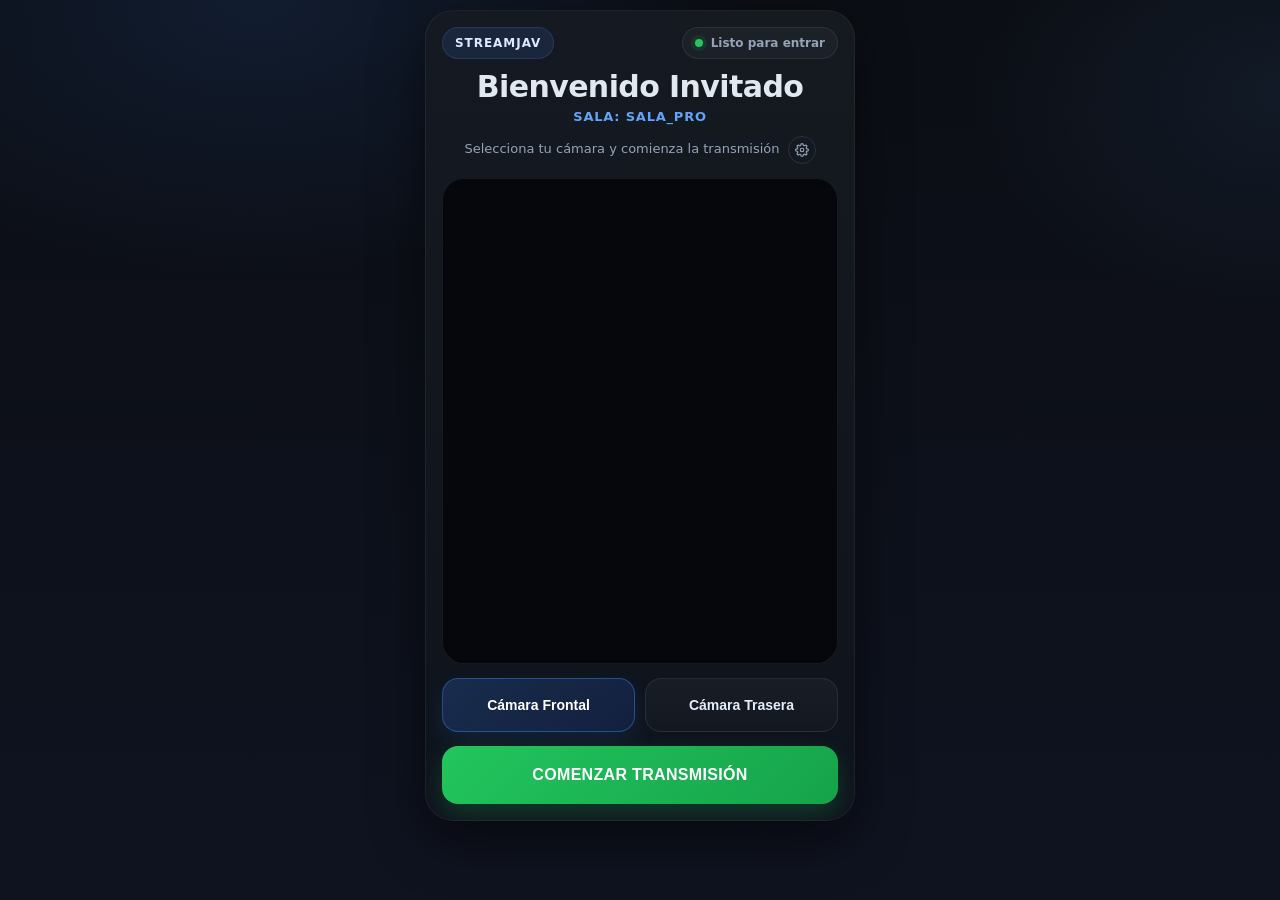
<file: calltest.html>
<!DOCTYPE html>
<html lang="es">
<head>
    <meta charset="UTF-8">
    <meta name="viewport" content="width=device-width, initial-scale=1.0, maximum-scale=1.0, user-scalable=no, viewport-fit=cover">
    <meta name="theme-color" content="#0b0e14">
    <title>StreamJav | Conexión de Invitado</title>
    <style>
        :root {
            --bg: #0b0e14;
            --bg2: #0f1320;
            --card: #161b22;
            --card-2: #0f141c;
            --accent: #3b82f6;
            --accent-2: #2563eb;
            --green: #22c55e;
            --green-2: #16a34a;
            --text: #e2e8f0;
            --text-muted: #94a3b8;
            --line: rgba(255, 255, 255, 0.08);
            --shadow: 0 20px 50px rgba(0, 0, 0, 0.50);
            --radius: 24px;
        }

        * {
            box-sizing: border-box;
            -webkit-tap-highlight-color: transparent;
        }

        html, body {
            margin: 0;
            padding: 0;
            min-height: 100%;
            font-family: 'Segoe UI', system-ui, -apple-system, sans-serif;
            background:
                radial-gradient(900px 500px at 20% 0%, rgba(59, 130, 246, 0.12), transparent 55%),
                radial-gradient(700px 500px at 100% 10%, rgba(96, 165, 250, 0.08), transparent 45%),
                linear-gradient(180deg, var(--bg), var(--bg2));
            color: var(--text);
            overflow-x: hidden;
            touch-action: manipulation;
        }

        body {
            display: flex;
            justify-content: center;
            align-items: flex-start;
            min-height: 100svh;
            padding: calc(10px + env(safe-area-inset-top)) 10px calc(14px + env(safe-area-inset-bottom));
        }

        .main-container {
            width: min(100%, 430px);
            background: linear-gradient(180deg, rgba(22, 27, 34, 0.96), rgba(15, 20, 28, 0.96));
            border: 1px solid rgba(255, 255, 255, 0.06);
            border-radius: 28px;
            box-shadow: var(--shadow);
            padding: 16px;
            text-align: center;
            position: relative;
            z-index: 10;
            backdrop-filter: blur(12px);
            overflow: hidden;
        }

        .top-row {
            display: flex;
            align-items: center;
            justify-content: space-between;
            gap: 10px;
            margin-bottom: 12px;
        }

        .brand-badge {
            display: inline-flex;
            align-items: center;
            gap: 8px;
            padding: 8px 12px;
            border-radius: 999px;
            font-size: 12px;
            font-weight: 800;
            letter-spacing: .08em;
            text-transform: uppercase;
            color: #dbeafe;
            background: rgba(59, 130, 246, 0.12);
            border: 1px solid rgba(59, 130, 246, 0.22);
        }

        .status-pill {
            display: inline-flex;
            align-items: center;
            gap: 8px;
            padding: 8px 12px;
            border-radius: 999px;
            font-size: 12px;
            font-weight: 700;
            color: var(--text-muted);
            background: rgba(255, 255, 255, 0.03);
            border: 1px solid var(--line);
            white-space: nowrap;
        }

        .status-dot {
            width: 8px;
            height: 8px;
            border-radius: 50%;
            background: #22c55e;
            box-shadow: 0 0 0 4px rgba(34, 197, 94, 0.10);
            flex: 0 0 auto;
        }

        h1 {
            font-size: clamp(22px, 5vw, 30px);
            line-height: 1.05;
            margin: 2px 0 6px;
            font-weight: 800;
            letter-spacing: -0.02em;
        }

        .room-label {
            display: block;
            margin-bottom: 12px;
            color: var(--accent-3, #60a5fa);
            font-size: 13px;
            font-weight: 800;
            text-transform: uppercase;
            letter-spacing: .06em;
        }

        .subtext-row {
            display: flex;
            align-items: center;
            justify-content: center;
            gap: 8px;
            margin: 0 0 14px;
        }

        .subtext {
            margin: 0;
            color: var(--text-muted);
            font-size: 13px;
            line-height: 1.45;
        }

        .btn-settings {
            background: transparent;
            border: 1px solid rgba(255, 255, 255, 0.1);
            color: var(--text-muted);
            width: 28px;
            height: 28px;
            border-radius: 50%;
            display: flex;
            align-items: center;
            justify-content: center;
            cursor: pointer;
            transition: all 0.2s ease;
            padding: 0;
        }

        .btn-settings:hover {
            background: rgba(255, 255, 255, 0.05);
            color: var(--text);
            border-color: rgba(255, 255, 255, 0.2);
        }

        .preview-box {
            width: 100%;
            aspect-ratio: 4 / 5;
            max-height: 54vh;
            background: #05070c;
            border-radius: 22px;
            margin-bottom: 14px;
            overflow: hidden;
            border: 1px solid rgba(255, 255, 255, 0.08);
            box-shadow: inset 0 0 0 1px rgba(255,255,255,0.02);
        }

        video {
            width: 100%;
            height: 100%;
            object-fit: contain;
            background: #05070c;
            display: block;
        }

        .camera-row {
            display: grid;
            grid-template-columns: 1fr 1fr;
            gap: 10px;
            margin-bottom: 14px;
        }

        .cam-btn {
            min-height: 54px;
            padding: 12px 10px;
            border-radius: 16px;
            border: 1px solid rgba(255,255,255,0.08);
            background: linear-gradient(180deg, rgba(255,255,255,0.04), rgba(255,255,255,0.02));
            color: #e5eefc;
            font-size: 14px;
            font-weight: 800;
            cursor: pointer;
            transition: transform .16s ease, border-color .16s ease, background .16s ease, color .16s ease;
            width: 100%;
        }

        .cam-btn:active {
            transform: translateY(1px);
        }

        .cam-btn.active {
            border-color: rgba(59, 130, 246, 0.45);
            background: linear-gradient(135deg, rgba(59, 130, 246, 0.22), rgba(37, 99, 235, 0.16));
            color: #ffffff;
            box-shadow: 0 10px 24px rgba(59, 130, 246, 0.12);
        }

        .btn-start {
            width: 100%;
            min-height: 58px;
            padding: 16px 18px;
            background: linear-gradient(135deg, var(--green) 0%, var(--green-2) 100%);
            border: none;
            border-radius: 16px;
            color: white;
            font-size: 16px;
            font-weight: 800;
            letter-spacing: .02em;
            cursor: pointer;
            transition: transform .16s ease, filter .16s ease, opacity .16s ease;
            box-shadow: 0 10px 24px rgba(34, 197, 94, 0.22);
        }

        .btn-start:hover {
            filter: brightness(1.02);
        }

        .btn-start:active {
            transform: translateY(1px);
        }

        .btn-start:disabled {
            background: #30363d;
            color: #94a3b8;
            box-shadow: none;
            cursor: not-allowed;
        }

        #vdo-frame {
            position: fixed;
            top: 0;
            left: 0;
            width: 100vw;
            height: 100svh;
            border: none;
            background: #000;
            z-index: 1;
            opacity: 0;
            transition: opacity 0.35s ease;
        }

        /* --- Estilos del Modal de Configuración --- */
        .modal-overlay {
            position: absolute;
            top: 0; left: 0; right: 0; bottom: 0;
            background: rgba(11, 14, 20, 0.95);
            backdrop-filter: blur(8px);
            z-index: 100;
            display: flex;
            flex-direction: column;
            justify-content: center;
            align-items: center;
            padding: 20px;
            opacity: 0;
            pointer-events: none;
            transition: opacity 0.2s ease;
        }

        .modal-overlay.show {
            opacity: 1;
            pointer-events: auto;
        }

        .modal-content {
            background: var(--card);
            border: 1px solid var(--line);
            border-radius: 20px;
            padding: 24px;
            width: 100%;
            text-align: left;
            box-shadow: 0 20px 40px rgba(0,0,0,0.5);
        }

        .modal-header {
            display: flex;
            justify-content: space-between;
            align-items: center;
            margin-bottom: 20px;
        }

        .modal-header h3 {
            margin: 0;
            font-size: 16px;
            font-weight: 800;
            color: var(--text);
        }

        .btn-close-modal {
            background: transparent;
            border: none;
            color: var(--text-muted);
            font-size: 24px;
            line-height: 1;
            cursor: pointer;
            padding: 0;
        }

        .form-group {
            margin-bottom: 16px;
        }

        .form-group label {
            display: block;
            font-size: 11px;
            font-weight: 800;
            text-transform: uppercase;
            color: var(--text-muted);
            margin-bottom: 6px;
            letter-spacing: 0.05em;
        }

        .adv-select {
            width: 100%;
            background: #0b0e14;
            color: var(--text);
            border: 1px solid var(--line);
            padding: 12px;
            border-radius: 12px;
            font-size: 14px;
            outline: none;
            appearance: none;
            background-image: url("data:image/svg+xml;charset=US-ASCII,%3Csvg%20xmlns%3D%22http%3A%2F%2Fwww.w3.org%2F2000%2Fsvg%22%20width%3D%22292.4%22%20height%3D%22292.4%22%3E%3Cpath%20fill%3D%22%2394a3b8%22%20d%3D%22M287%2069.4a17.6%2017.6%200%200%200-13-5.4H18.4c-5%200-9.3%201.8-12.9%205.4A17.6%2017.6%200%200%200%200%2082.2c0%205%201.8%209.3%205.4%2012.9l128%20127.9c3.6%203.6%207.8%205.4%2012.8%205.4s9.2-1.8%2012.8-5.4L287%2095c3.5-3.5%205.4-7.8%205.4-12.8%200-5-1.9-9.2-5.5-12.8z%22%2F%3E%3C%2Fsvg%3E");
            background-repeat: no-repeat, repeat;
            background-position: right .7em top 50%, 0 0;
            background-size: .65em auto, 100%;
        }

        .adv-select:focus {
            border-color: var(--accent);
        }

        .btn-save {
            width: 100%;
            padding: 14px;
            background: linear-gradient(135deg, rgba(59, 130, 246, 0.22), rgba(37, 99, 235, 0.16));
            border: 1px solid rgba(59, 130, 246, 0.45);
            border-radius: 12px;
            color: #ffffff;
            font-weight: 800;
            cursor: pointer;
            margin-top: 8px;
        }

        @media (max-width: 420px) {
            body {
                padding-left: 8px;
                padding-right: 8px;
            }

            .main-container {
                padding: 14px;
                border-radius: 26px;
            }

            .preview-box {
                aspect-ratio: 3 / 4;
                max-height: 50vh;
            }

            .camera-row {
                gap: 8px;
            }

            .cam-btn {
                min-height: 50px;
                font-size: 13px;
            }
        }
    </style>
</head>
<body>

<div class="main-container" id="setup-ui">
    <div class="top-row">
        <div class="brand-badge">STREAMJAV</div>
        <div class="status-pill"><span class="status-dot"></span><span>Listo para entrar</span></div>
    </div>

    <h1 id="user-title">Bienvenido</h1>
    <span class="room-label" id="room-name">SALA: VIDEOLLAMADA</span>
    
    <div class="subtext-row">
        <p class="subtext">Selecciona tu cámara y comienza la transmisión</p>
        <button class="btn-settings" onclick="toggleConfig()" title="Configuración Avanzada">
            <svg width="14" height="14" viewBox="0 0 24 24" fill="none" stroke="currentColor" stroke-width="2" stroke-linecap="round" stroke-linejoin="round">
                <circle cx="12" cy="12" r="3"></circle>
                <path d="M19.4 15a1.65 1.65 0 0 0 .33 1.82l.06.06a2 2 0 0 1 0 2.83 2 2 0 0 1-2.83 0l-.06-.06a1.65 1.65 0 0 0-1.82-.33 1.65 1.65 0 0 0-1 1.51V21a2 2 0 0 1-2 2 2 2 0 0 1-2-2v-.09A1.65 1.65 0 0 0 9 19.4a1.65 1.65 0 0 0-1.82.33l-.06.06a2 2 0 0 1-2.83 0 2 2 0 0 1 0-2.83l.06-.06a1.65 1.65 0 0 0 .33-1.82 1.65 1.65 0 0 0-1.51-1H3a2 2 0 0 1-2-2 2 2 0 0 1 2-2h.09A1.65 1.65 0 0 0 4.6 9a1.65 1.65 0 0 0-.33-1.82l-.06-.06a2 2 0 0 1 0-2.83 2 2 0 0 1 2.83 0l.06.06a1.65 1.65 0 0 0 1.82.33H9a1.65 1.65 0 0 0 1-1.51V3a2 2 0 0 1 2-2 2 2 0 0 1 2 2v.09a1.65 1.65 0 0 0 1 1.51 1.65 1.65 0 0 0 1.82-.33l.06-.06a2 2 0 0 1 2.83 0 2 2 0 0 1 0 2.83l-.06.06a1.65 1.65 0 0 0-.33 1.82V9a1.65 1.65 0 0 0 1.51 1H21a2 2 0 0 1 2 2 2 2 0 0 1-2 2h-.09a1.65 1.65 0 0 0-1.51 1z"></path>
            </svg>
        </button>
    </div>

    <div class="preview-box">
        <video id="local-preview" autoplay muted playsinline></video>
    </div>

    <div class="camera-row">
        <button type="button" class="cam-btn active" id="btn-front" onclick="seleccionarCamara('front')">Cámara Frontal</button>
        <button type="button" class="cam-btn" id="btn-back" onclick="seleccionarCamara('back')">Cámara Trasera</button>
    </div>

    <button class="btn-start" id="btn-start" onclick="iniciarStream()">COMENZAR TRANSMISIÓN</button>

    <div id="modal-config" class="modal-overlay">
        <div class="modal-content">
            <div class="modal-header">
                <h3>Configuración Avanzada</h3>
                <button class="btn-close-modal" onclick="toggleConfig()">&times;</button>
            </div>
            
            <div class="form-group">
                <label>Dispositivo de Video</label>
                <select id="cam-select" class="adv-select"></select>
            </div>
            
            <div class="form-group">
                <label>Dispositivo de Audio (Mic)</label>
                <select id="mic-select" class="adv-select"></select>
            </div>
            
            <div class="form-group">
                <label>Salida de Audio (Altavoz)</label>
                <select id="speaker-select" class="adv-select"></select>
            </div>

            <button class="btn-save" onclick="toggleConfig()">Aceptar y Cerrar</button>
        </div>
    </div>
</div>

<iframe id="vdo-frame" allow="camera *; microphone *; autoplay *; display-capture *; fullscreen" referrerpolicy="no-referrer"></iframe>

<script>
    const urlParams = new URLSearchParams(window.location.search);
    const room = urlParams.get('room') || 'SALA_PRO';
    const push = urlParams.get('push') || 'ID_INVITADO';
    const name = urlParams.get('name') || 'Invitado';

    document.getElementById('user-title').innerText = `Bienvenido ${name}`;
    document.getElementById('room-name').innerText = `SALA: ${room}`;

    const camSelect = document.getElementById('cam-select');
    const micSelect = document.getElementById('mic-select');
    const speakerSelect = document.getElementById('speaker-select');

    const preview = document.getElementById('local-preview');
    const btnStart = document.getElementById('btn-start');
    const btnFront = document.getElementById('btn-front');
    const btnBack = document.getElementById('btn-back');
    let currentStream = null;
    let cameraMode = 'front';

    function toggleConfig() {
        const modal = document.getElementById('modal-config');
        modal.classList.toggle('show');
    }

    function traducirNombre(label, index) {
        const cleanLabel = (label || '').trim();
        const l = cleanLabel.toLowerCase();

        if (cleanLabel) {
            if (l.includes('back') || l.includes('trasera') || l.includes('environment')) return `Cámara Trasera - ${cleanLabel}`;
            if (l.includes('front') || l.includes('frontal') || l.includes('user')) return `Cámara Frontal - ${cleanLabel}`;
            return cleanLabel;
        }

        return `Cámara ${index + 1}`;
    }

    async function cargarDispositivos() {
        try {
            const temp = await navigator.mediaDevices.getUserMedia({ video: true, audio: true });
            temp.getTracks().forEach(t => t.stop());

            const devices = await navigator.mediaDevices.enumerateDevices();
            const videoDevices = devices.filter(d => d.kind === 'videoinput');
            const audioInDevices = devices.filter(d => d.kind === 'audioinput');
            const audioOutDevices = devices.filter(d => d.kind === 'audiooutput');

            // Cargar Cámaras
            camSelect.innerHTML = '';
            videoDevices.forEach((device, index) => {
                const option = document.createElement('option');
                option.value = device.deviceId;
                option.text = traducirNombre(device.label, index);
                option.dataset.label = device.label || '';
                camSelect.appendChild(option);
            });

            // Cargar Micrófonos (Corrección: Agregado dataset.label para extraer el nombre exacto)
            micSelect.innerHTML = '';
            audioInDevices.forEach((device, index) => {
                const option = document.createElement('option');
                option.value = device.deviceId;
                option.text = device.label || `Micrófono ${index + 1}`;
                option.dataset.label = device.label || '';
                micSelect.appendChild(option);
            });

            // Cargar Altavoces (Corrección: Agregado dataset.label para extraer el nombre exacto)
            speakerSelect.innerHTML = '';
            if(audioOutDevices.length === 0) {
                const option = document.createElement('option');
                option.text = "Predeterminado del sistema";
                speakerSelect.appendChild(option);
                speakerSelect.disabled = true;
            } else {
                audioOutDevices.forEach((device, index) => {
                    const option = document.createElement('option');
                    option.value = device.deviceId;
                    option.text = device.label || `Altavoz ${index + 1}`;
                    option.dataset.label = device.label || '';
                    speakerSelect.appendChild(option);
                });
            }

            if (camSelect.options.length > 0) {
                seleccionarCamara('front');
            } else {
                actualizarPreview();
            }
        } catch (e) {
            alert("Acceso a cámara o micrófono denegado.");
        }
    }

    async function actualizarPreview() {
        if (currentStream) {
            currentStream.getTracks().forEach(t => t.stop());
        }
        try {
            const constraints = {
                video: camSelect.value ? { deviceId: { exact: camSelect.value } } : true,
                audio: micSelect.value ? { deviceId: { exact: micSelect.value } } : true
            };
            
            currentStream = await navigator.mediaDevices.getUserMedia(constraints);
            preview.srcObject = currentStream;

            if (speakerSelect.value && typeof preview.setSinkId !== 'undefined') {
                await preview.setSinkId(speakerSelect.value);
            }
        } catch (e) {
            currentStream = await navigator.mediaDevices.getUserMedia({ video: true, audio: true });
            preview.srcObject = currentStream;
        }
    }

    camSelect.onchange = actualizarPreview;
    micSelect.onchange = actualizarPreview;
    speakerSelect.onchange = async () => {
        if (speakerSelect.value && typeof preview.setSinkId !== 'undefined') {
            try { await preview.setSinkId(speakerSelect.value); } catch(e) { console.error(e); }
        }
    };

    function seleccionarCamara(tipo) {
        cameraMode = tipo;
        btnFront.classList.toggle('active', tipo === 'front');
        btnBack.classList.toggle('active', tipo === 'back');

        const txts = Array.from(camSelect.options).map(opt => opt.text.toLowerCase());
        let idx = -1;

        if (tipo === 'front') {
            idx = txts.findIndex(t => t.includes('frontal') || t.includes('front') || t.includes('user'));
        } else if (tipo === 'back') {
            idx = txts.findIndex(t => t.includes('trasera') || t.includes('back') || t.includes('environment'));
        }

        if (idx >= 0) {
            camSelect.selectedIndex = idx;
            actualizarPreview();
        } else if (camSelect.options.length > 0) {
            camSelect.selectedIndex = 0;
            actualizarPreview();
        }
    }

    function iniciarStream() {
        const selectedCameraOption = camSelect.options[camSelect.selectedIndex];
        const selectedCameraText = ((selectedCameraOption && selectedCameraOption.text) || '').toLowerCase();
        const selectedCameraLabel = (selectedCameraOption && selectedCameraOption.dataset && selectedCameraOption.dataset.label) || '';
        const selectedCameraLabelText = selectedCameraLabel.toLowerCase();
        let facing = "";

        if (selectedCameraText.includes('trasera') || selectedCameraLabelText.includes('back') || selectedCameraLabelText.includes('environment')) {
            facing = "back";
        } else if (selectedCameraText.includes('frontal') || selectedCameraLabelText.includes('front') || selectedCameraLabelText.includes('user')) {
            facing = "front";
        }

        if (currentStream) {
            currentStream.getTracks().forEach(t => t.stop());
            preview.srcObject = null;
        }

        btnStart.innerText = "CONECTANDO...";
        btnStart.disabled = true;

        let extraParams = '';
        
        // Video
        if (facing) {
            extraParams += `&facing=${encodeURIComponent(facing)}`;
        } else if (selectedCameraLabel) {
            extraParams += `&videodevice=${encodeURIComponent(selectedCameraLabel)}`;
        } else if (camSelect.value) {
            extraParams += `&videodevice=${encodeURIComponent(camSelect.value)}`;
        }

        // CORRECCIÓN AUDIO IN (Microfono): Enviamos el Label (nombre) en vez del ID de dominio
        const selectedMicOption = micSelect.options[micSelect.selectedIndex];
        const micLabel = selectedMicOption ? selectedMicOption.dataset.label : '';
        if (micLabel) {
            extraParams += `&ad=${encodeURIComponent(micLabel)}`;
        } else if (micSelect.value) {
            // Fallback en caso de que el label esté vacío
            extraParams += `&ad=${encodeURIComponent(micSelect.value)}`;
        }

        // CORRECCIÓN AUDIO OUT (Altavoz): Enviamos el Label en vez del ID de dominio
        const selectedSpeakerOption = speakerSelect.options[speakerSelect.selectedIndex];
        const speakerLabel = selectedSpeakerOption ? selectedSpeakerOption.dataset.label : '';
        if (!speakerSelect.disabled) {
            if (speakerLabel) {
                extraParams += `&od=${encodeURIComponent(speakerLabel)}`;
            } else if (speakerSelect.value) {
                extraParams += `&od=${encodeURIComponent(speakerSelect.value)}`;
            }
        }

        const ninjaUrl = `https://vdo.ninja/?room=${room}&push=${push}&label=${encodeURIComponent(name)}&autostart=1&webcam=1&clean=1&nochat=1${extraParams}`;

        const frame = document.getElementById('vdo-frame');
        frame.src = ninjaUrl;

        setTimeout(() => {
            document.getElementById('setup-ui').style.display = "none";
            frame.style.opacity = "1";
            frame.style.zIndex = "9999";
        }, 1200);
    }

    cargarDispositivos();
</script>

</body>
</html>
</file>
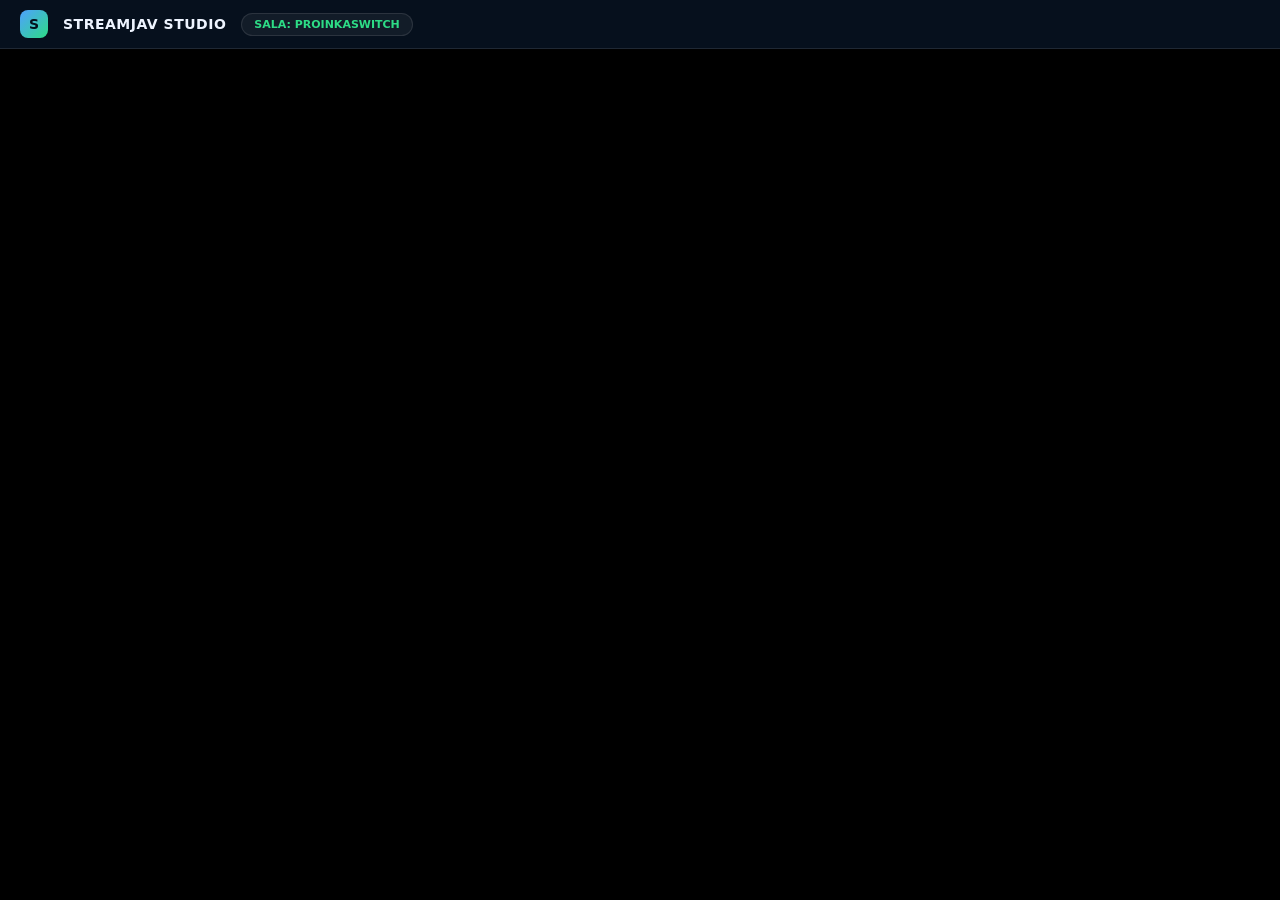
<file: director.html>
<!DOCTYPE html>
<html lang="es">
<head>
<meta charset="UTF-8">
<meta name="viewport" content="width=device-width, initial-scale=1.0">
<title>StreamJav Director</title>

<style>
  :root {
    --bg: #07111f;
    --blue: #4ea1ff;
    --green: #2ddc86;
    --text: #eef4ff;
    --muted: #a4b7d5;
  }
  
  body {
    margin: 0;
    background: #000;
    overflow: hidden;
    font-family: 'Inter', system-ui, sans-serif;
  }
  
  /* Contenedor del Iframe (Restaurado a su tamaño normal para no cortar ajustes) */
  iframe {
    position: fixed;
    top: 0;
    left: 0;
    width: 100%;
    height: 100%;
    border: none;
    z-index: 1;
  }

  /* Barra Superior StreamJav */
  .streamjav-overlay {
    position: fixed;
    top: 0;
    left: 0;
    height: 48px;
    width: 100%;
    background: rgba(7, 17, 31, 0.95);
    backdrop-filter: blur(10px);
    z-index: 10;
    display: flex;
    align-items: center;
    padding: 0 20px;
    gap: 15px;
    border-bottom: 1px solid rgba(255, 255, 255, 0.1);
    pointer-events: none;
  }

  .logo-mini {
    width: 28px;
    height: 28px;
    border-radius: 8px;
    background: linear-gradient(135deg, var(--blue), var(--green));
    color: #03111d;
    display: grid;
    place-items: center;
    font-weight: 900;
    font-size: 14px;
  }

  .brand-name {
    color: var(--text);
    font-size: 14px;
    font-weight: 800;
    letter-spacing: 0.5px;
  }

  .room-info {
    padding: 4px 12px;
    border-radius: 999px;
    background: rgba(255, 255, 255, 0.05);
    border: 1px solid rgba(255, 255, 255, 0.1);
    color: var(--green);
    font-size: 11px;
    font-weight: 700;
    text-transform: uppercase;
  }
</style>
</head>

<body>

<div class="streamjav-overlay">
  <div class="logo-mini">S</div>
  <div class="brand-name">STREAMJAV STUDIO</div>
  <div class="room-info" id="room-display">SALA: —</div>
</div>

<iframe id="frame" allow="camera; microphone; display-capture; autoplay; fullscreen"></iframe>

<script>
const params = new URLSearchParams(location.search);

const room = params.get("room") || "PROINKASWITCH";
const push = params.get("push") || "2dj5BAw";
const name = params.get("name") || "vMix Video";
const audio = params.get("audio") || "Line 1 (Virtual Audio Cable)";

document.getElementById("room-display").textContent = `SALA: ${room}`;
const audioFormatted = audio.replaceAll(" ", "*");

/* =========================================================
   1. CREACIÓN DEL CSS INTERNO (Sin archivos externos)
   ========================================================= */
const ninjaCSS = `
  /* Ocultar la caja superior de "LINKS (GUEST INVITES & SCENES)" */
  #headerLinks, 
  #invite_links, 
  .invite-container, 
  div[style*="border-bottom: 2px solid"] { 
      display: none !important; 
  }

  /* Ocultar el "Director's solo link" en el menú de ajustes (Cuadro rojo) */
  #soloLinkContainer, 
  #soloLinkBox, 
  div[data-translate="director_solo_link"] { 
      display: none !important; 
  }
`;

/* =========================================================
   2. CONVERSIÓN A BASE64 PARA INYECTARLO EN LA URL
   ========================================================= */
// Convertimos el texto CSS a código para que la URL lo lea
const base64CSS = btoa(ninjaCSS);
const cssInyectado = "data:text/css;base64," + base64CSS;

/* Generamos la URL sumando nuestro CSS inyectado al final */
const url = `https://vdo.ninja/?director=${room}` +
            `&vlabel=${encodeURIComponent(name)}` +
            `&alabel=${audioFormatted}` +
            `&push=${push}` +
            `&autoplay=1` +
            `&autostart=1` +
            `&lang=es` + 
            `&webcam=1&vd=vMix&ad=Line` +
            `&css=${cssInyectado}`; /* <-- Aquí entra la magia */

document.getElementById("frame").src = url;
</script>

</body>
</html>
</file>
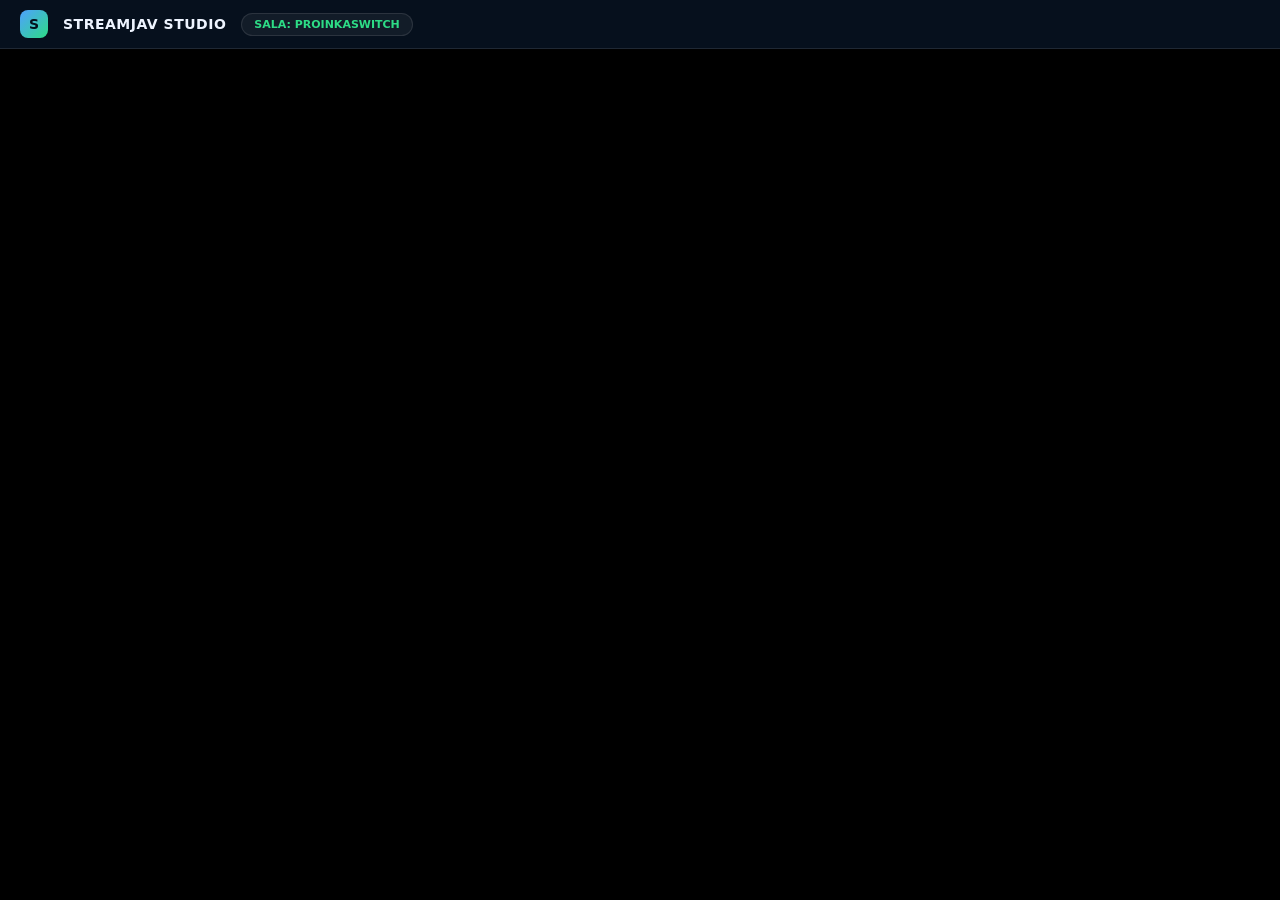
<file: director2.html>
<!DOCTYPE html>
<html lang="es">
<head>
<meta charset="UTF-8">
<meta name="viewport" content="width=device-width, initial-scale=1.0">
<title>StreamJav Director</title>

<link rel="icon" type="image/svg+xml" href="data:image/svg+xml,<svg xmlns='http://www.w3.org/2000/svg' viewBox='0 0 24 24' fill='%234ea1ff'><path d='M17 10.5V7c0-.55-.45-1-1-1H4c-.55 0-1 .45-1 1v10c0 .55.45 1 1 1h12c.55 0 1-.45 1-1v-3.5l4 4v-11l-4 4z'/></svg>">

<style>
  :root {
    --bg: #07111f;
    --blue: #4ea1ff;
    --green: #2ddc86;
    --text: #eef4ff;
    --muted: #a4b7d5;
  }
  
  body {
    margin: 0;
    background: #000;
    overflow: hidden;
    font-family: 'Inter', system-ui, sans-serif;
  }
  
  /* Contenedor del Iframe */
  iframe {
    position: fixed;
    top: 0;
    left: 0;
    width: 100%;
    height: 100%;
    border: none;
    z-index: 1;
  }

  /* Barra Superior StreamJav (Se dibuja sobre el Iframe) */
  .streamjav-overlay {
    position: fixed;
    top: 0;
    left: 0;
    height: 48px;
    width: 100%;
    background: rgba(7, 17, 31, 0.95);
    backdrop-filter: blur(10px);
    z-index: 10;
    display: flex;
    align-items: center;
    padding: 0 20px;
    gap: 15px;
    border-bottom: 1px solid rgba(255, 255, 255, 0.1);
    pointer-events: none; /* Permite hacer clic en lo que hay detrás */
  }

  .logo-mini {
    width: 28px;
    height: 28px;
    border-radius: 8px;
    background: linear-gradient(135deg, var(--blue), var(--green));
    color: #03111d;
    display: grid;
    place-items: center;
    font-weight: 900;
    font-size: 14px;
  }

  .brand-name {
    color: var(--text);
    font-size: 14px;
    font-weight: 800;
    letter-spacing: 0.5px;
  }

  .room-info {
    padding: 4px 12px;
    border-radius: 999px;
    background: rgba(255, 255, 255, 0.05);
    border: 1px solid rgba(255, 255, 255, 0.1);
    color: var(--green);
    font-size: 11px;
    font-weight: 700;
    text-transform: uppercase;
  }
</style>
</head>

<body>

<div class="streamjav-overlay">
  <div class="logo-mini">S</div>
  <div class="brand-name">STREAMJAV STUDIO</div>
  <div class="room-info" id="room-display">SALA: —</div>
</div>

<iframe id="frame" allow="camera; microphone; display-capture; autoplay; fullscreen"></iframe>

<script>
const params = new URLSearchParams(location.search);

const room = params.get("room") || "PROINKASWITCH";
const push = params.get("push") || "2dj5BAw";
const name = params.get("name") || "vMix Video";
const audio = params.get("audio") || "Microphone (4- USB Audio CODEC)";
const autogain = params.get("autogain") || "0";
const denoise = params.get("denoise") || "0";

document.getElementById("room-display").textContent = `SALA: ${room}`;

const audioFormatted = audio.replaceAll(" ", "*");

const url =
  `https://vdo.ninja/?director=${encodeURIComponent(room)}` +
  `&cleandirector` +
  `&vlabel=${encodeURIComponent(name)}` +
  `&alabel=${audioFormatted}` +
  `&push=${encodeURIComponent(push)}` +
  `&autoplay=1` +
  `&autostart=1` +
  `&lang=es` +
  `&webcam=1` +
  `&vd=vMix` +
  `&ad=${audioFormatted}` +
  `&autogain=${autogain}` +
  `&denoise=${denoise}`;

document.getElementById("frame").src = url;
</script>

</body>
</html>
</file>
